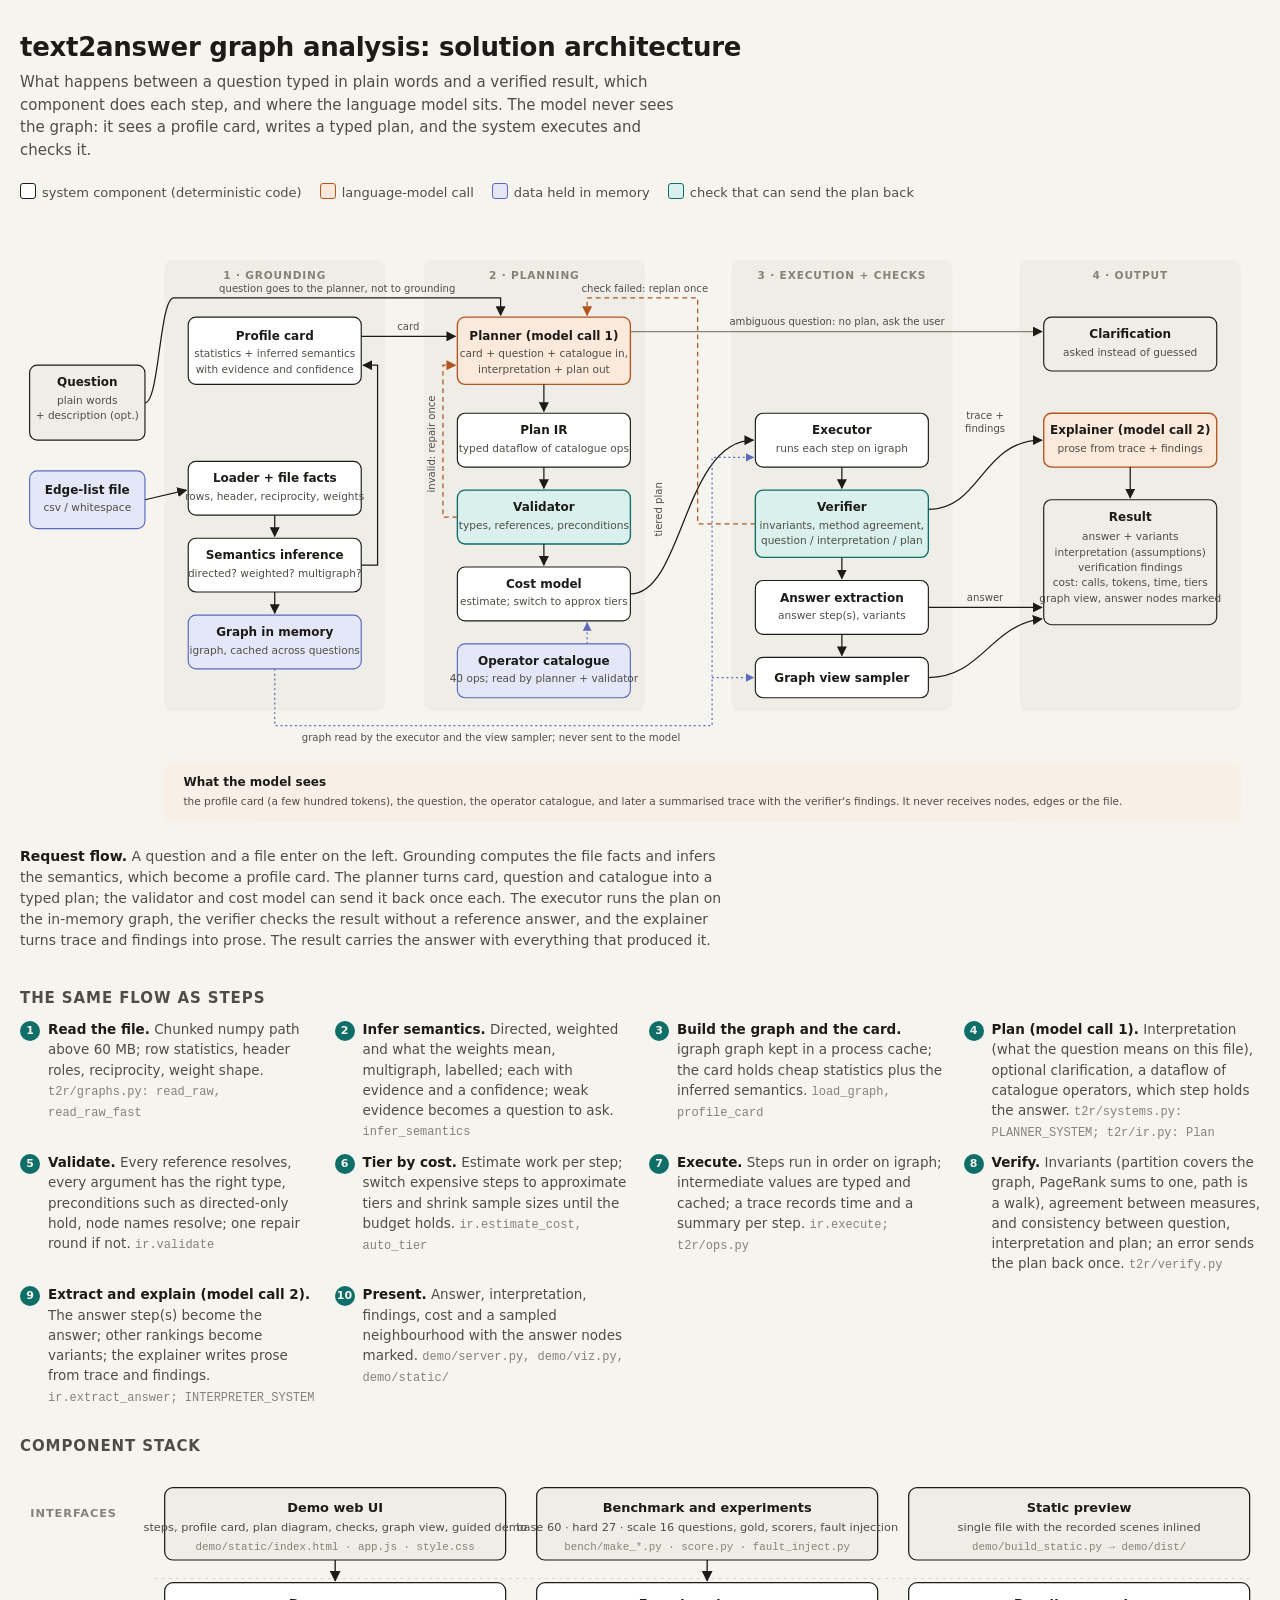
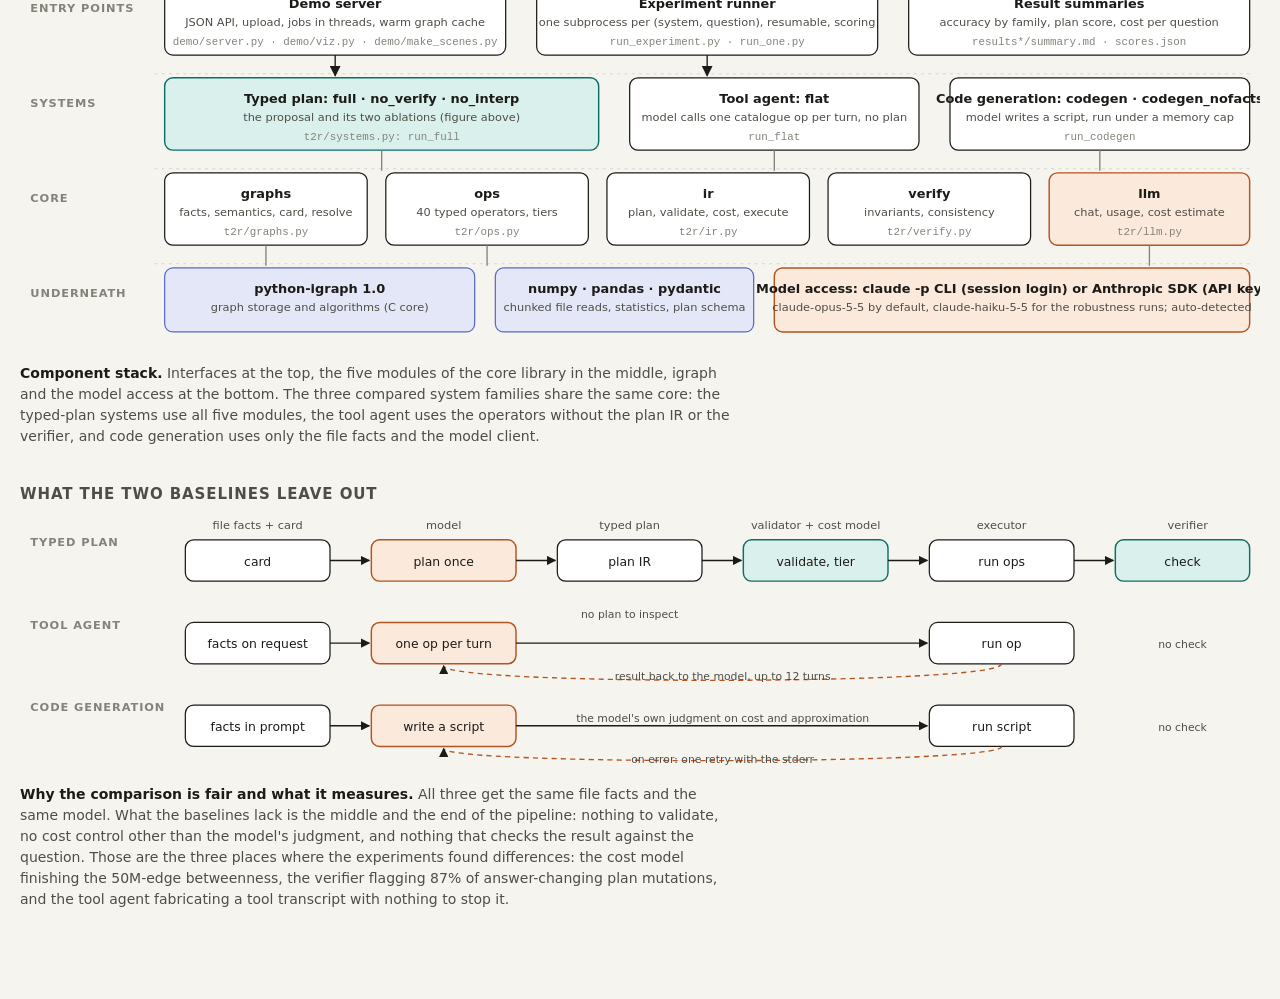
<file: docs/architecture-diagram.html>
<!doctype html>
<html lang="en">
<head>
<meta charset="utf-8">
<meta name="viewport" content="width=device-width, initial-scale=1, viewport-fit=cover">
<title>text2answer architecture</title>
<meta name="claude:viewport-fit-sides" content="cover">
<style>
  /* layout: one column of figures, each a full-width SVG with a caption; prose kept to captions and a short legend */
  :root { --bg: #f5f4ef; --fg: #1c1b18; --fg-2: #4f4d46; --muted: #85827a; --line: #d9d6cc; --panel: #ffffff; --panel-2: #eeede6;
          --accent: #0f6e68; --accent-2: #d9f0ec; --model: #b4541f; --model-2: #fbe9dc; --store: #5b6abf; --store-2: #e4e7f7;
          --sans: "IBM Plex Sans", ui-sans-serif, system-ui, -apple-system, "Segoe UI", Roboto, sans-serif; --mono: "IBM Plex Mono", ui-monospace, Menlo, Consolas, monospace; }
  @media (prefers-color-scheme: dark) { :root:not([data-theme="light"]) { color-scheme: dark; --bg: #15171a; --fg: #ecebe6; --fg-2: #c3c1b9; --muted: #8b8980; --line: #363b42; --panel: #1d2024; --panel-2: #262a30;
          --accent: #58b9b0; --accent-2: #173532; --model: #f0a06a; --model-2: #3a2616; --store: #9aa6f0; --store-2: #23283d; } }
  :root[data-theme="dark"] { color-scheme: dark; --bg: #15171a; --fg: #ecebe6; --fg-2: #c3c1b9; --muted: #8b8980; --line: #363b42; --panel: #1d2024; --panel-2: #262a30;
          --accent: #58b9b0; --accent-2: #173532; --model: #f0a06a; --model-2: #3a2616; --store: #9aa6f0; --store-2: #23283d; }
  html, body { margin: 0; background: var(--bg); color: var(--fg); font-family: var(--sans); font-size: 15px; line-height: 1.5; }
  main { max-width: 1240px; margin: 0 auto; padding-block: 28px 56px; padding-left: max(16px, env(safe-area-inset-left, 0px)); padding-right: max(16px, env(safe-area-inset-right, 0px)); }
  h1 { font-size: 26px; letter-spacing: -.01em; margin: 0 0 4px; text-wrap: balance; }
  .lede { color: var(--fg-2); max-width: 70ch; margin: 0 0 22px; }
  figure { margin: 0 0 36px; }
  figure svg { width: 100%; height: auto; display: block; max-width: 100%; }
  figcaption { color: var(--fg-2); font-size: 14px; margin-top: 10px; max-width: 80ch; }
  figcaption b { color: var(--fg); }
  h2 { font-size: 15px; text-transform: uppercase; letter-spacing: .06em; color: var(--fg-2); margin: 28px 0 10px; }
  .legend { display: flex; flex-wrap: wrap; gap: 8px 18px; font-size: 13px; color: var(--fg-2); margin: 0 0 18px; }
  .legend i { display: inline-block; width: 14px; height: 14px; border-radius: 3px; vertical-align: -2px; margin-right: 6px; border: 1.5px solid; }
  .legend .sys { background: var(--panel); border-color: var(--fg); } .legend .mdl { background: var(--model-2); border-color: var(--model); } .legend .sto { background: var(--store-2); border-color: var(--store); }
  .legend .chk { background: var(--accent-2); border-color: var(--accent); }
  /* svg text and shapes take the page colours so both themes read */
  svg text { font-family: var(--sans); fill: var(--fg); font-size: 12px; }
  svg .t { font-weight: 600; font-size: 12.5px; } svg .s { fill: var(--fg-2); font-size: 11px; } svg .m { font-family: var(--mono); font-size: 10.5px; fill: var(--muted); }
  svg .lab { fill: var(--fg-2); font-size: 10.5px; } svg .hd { font-size: 11px; font-weight: 700; letter-spacing: .08em; fill: var(--muted); }
  svg .box { fill: var(--panel); stroke: var(--fg); stroke-width: 1.2; } svg .mdl { fill: var(--model-2); stroke: var(--model); stroke-width: 1.4; }
  svg .sto { fill: var(--store-2); stroke: var(--store); stroke-width: 1.2; } svg .chk { fill: var(--accent-2); stroke: var(--accent); stroke-width: 1.4; }
  svg .out { fill: var(--panel-2); stroke: var(--fg); stroke-width: 1.2; }
  svg .band { fill: var(--panel-2); stroke: none; } svg .band-m { fill: var(--model-2); fill-opacity: .45; stroke: none; }
  svg .e { stroke: var(--fg); stroke-width: 1.3; fill: none; } svg .e.loop { stroke: var(--model); stroke-dasharray: 5 4; }
  svg .e.data { stroke: var(--store); stroke-dasharray: 2 3; } svg .e.thin { stroke: var(--muted); }
  svg .sep { stroke: var(--line); stroke-width: 1; stroke-dasharray: 3 4; }
  .steps { counter-reset: s; display: grid; grid-template-columns: repeat(auto-fit, minmax(260px, 1fr)); gap: 10px 18px; padding: 0; margin: 0 0 8px; list-style: none; }
  .steps li { font-size: 13.5px; color: var(--fg-2); padding-left: 28px; position: relative; min-width: 0; }
  .steps li::before { counter-increment: s; content: counter(s); position: absolute; left: 0; top: 2px; width: 20px; height: 20px; border-radius: 50%; background: var(--accent); color: var(--bg); font-size: 11px; font-weight: 700; display: grid; place-items: center; }
  .steps b { color: var(--fg); } .steps code { font-family: var(--mono); font-size: 12px; color: var(--muted); }
</style>
</head>
<body>
<main>
<h1>text2answer graph analysis: solution architecture</h1>
<p class="lede">What happens between a question typed in plain words and a verified result, which component does each step, and where the language model sits. The model never sees the graph: it sees a profile card, writes a typed plan, and the system executes and checks it.</p>

<div class="legend"><span><i class="sys"></i>system component (deterministic code)</span><span><i class="mdl"></i>language-model call</span><span><i class="sto"></i>data held in memory</span><span><i class="chk"></i>check that can send the plan back</span></div>

<figure>
<svg viewBox="0 0 1290 640" role="img" aria-label="Request flow from question and file through grounding, planning, execution, verification and explanation to the result, with the language model confined to two calls that see only the profile card, the plan and summaries">
  <defs>
    <marker id="a" viewBox="0 0 10 10" refX="9" refY="5" markerWidth="8" markerHeight="8" orient="auto-start-reverse"><path d="M0 0L10 5L0 10z" fill="currentColor"/></marker>
    <marker id="am" viewBox="0 0 10 10" refX="9" refY="5" markerWidth="8" markerHeight="8" orient="auto-start-reverse"><path d="M0 0L10 5L0 10z" fill="var(--model)"/></marker>
    <marker id="as" viewBox="0 0 10 10" refX="9" refY="5" markerWidth="7" markerHeight="7" orient="auto-start-reverse"><path d="M0 0L10 5L0 10z" fill="var(--store)"/></marker>
  </defs>

  <!-- stage bands -->
  <rect class="band" x="150" y="40" width="230" height="470" rx="10"/>
  <rect class="band" x="420" y="40" width="230" height="470" rx="10"/>
  <rect class="band" x="740" y="40" width="230" height="470" rx="10"/>
  <rect class="band" x="1040" y="40" width="230" height="470" rx="10"/>
  <text class="hd" x="265" y="60" text-anchor="middle">1 · GROUNDING</text>
  <text class="hd" x="535" y="60" text-anchor="middle">2 · PLANNING</text>
  <text class="hd" x="855" y="60" text-anchor="middle">3 · EXECUTION + CHECKS</text>
  <text class="hd" x="1155" y="60" text-anchor="middle">4 · OUTPUT</text>

  <!-- input -->
  <rect class="out" x="10" y="150" width="120" height="78" rx="8"/>
  <text class="t" x="70" y="172" text-anchor="middle">Question</text>
  <text class="s" x="70" y="190" text-anchor="middle">plain words</text>
  <text class="s" x="70" y="206" text-anchor="middle">+ description (opt.)</text>
  <rect class="sto" x="10" y="260" width="120" height="60" rx="8"/>
  <text class="t" x="70" y="284" text-anchor="middle">Edge-list file</text>
  <text class="s" x="70" y="302" text-anchor="middle">csv / whitespace</text>

  <!-- grounding -->
  <rect class="box" x="175" y="100" width="180" height="70" rx="8"/>
  <text class="t" x="265" y="124" text-anchor="middle">Profile card</text>
  <text class="s" x="265" y="142" text-anchor="middle">statistics + inferred semantics</text>
  <text class="s" x="265" y="158" text-anchor="middle">with evidence and confidence</text>
  <rect class="box" x="175" y="250" width="180" height="56" rx="8"/>
  <text class="t" x="265" y="272" text-anchor="middle">Loader + file facts</text>
  <text class="s" x="265" y="290" text-anchor="middle">rows, header, reciprocity, weights</text>
  <rect class="box" x="175" y="330" width="180" height="56" rx="8"/>
  <text class="t" x="265" y="352" text-anchor="middle">Semantics inference</text>
  <text class="s" x="265" y="370" text-anchor="middle">directed? weighted? multigraph?</text>
  <rect class="sto" x="175" y="410" width="180" height="56" rx="8"/>
  <text class="t" x="265" y="432" text-anchor="middle">Graph in memory</text>
  <text class="s" x="265" y="450" text-anchor="middle">igraph, cached across questions</text>

  <!-- planning -->
  <rect class="mdl" x="455" y="100" width="180" height="70" rx="8"/>
  <text class="t" x="545" y="124" text-anchor="middle">Planner (model call 1)</text>
  <text class="s" x="545" y="142" text-anchor="middle">card + question + catalogue in,</text>
  <text class="s" x="545" y="158" text-anchor="middle">interpretation + plan out</text>
  <rect class="box" x="455" y="200" width="180" height="56" rx="8"/>
  <text class="t" x="545" y="222" text-anchor="middle">Plan IR</text>
  <text class="s" x="545" y="240" text-anchor="middle">typed dataflow of catalogue ops</text>
  <rect class="chk" x="455" y="280" width="180" height="56" rx="8"/>
  <text class="t" x="545" y="302" text-anchor="middle">Validator</text>
  <text class="s" x="545" y="320" text-anchor="middle">types, references, preconditions</text>
  <rect class="box" x="455" y="360" width="180" height="56" rx="8"/>
  <text class="t" x="545" y="382" text-anchor="middle">Cost model</text>
  <text class="s" x="545" y="400" text-anchor="middle">estimate; switch to approx tiers</text>
  <rect class="sto" x="455" y="440" width="180" height="56" rx="8"/>
  <text class="t" x="545" y="462" text-anchor="middle">Operator catalogue</text>
  <text class="s" x="545" y="480" text-anchor="middle">40 ops; read by planner + validator</text>

  <!-- execution -->
  <rect class="box" x="765" y="200" width="180" height="56" rx="8"/>
  <text class="t" x="855" y="222" text-anchor="middle">Executor</text>
  <text class="s" x="855" y="240" text-anchor="middle">runs each step on igraph</text>
  <rect class="chk" x="765" y="280" width="180" height="70" rx="8"/>
  <text class="t" x="855" y="302" text-anchor="middle">Verifier</text>
  <text class="s" x="855" y="320" text-anchor="middle">invariants, method agreement,</text>
  <text class="s" x="855" y="336" text-anchor="middle">question / interpretation / plan</text>
  <rect class="box" x="765" y="374" width="180" height="56" rx="8"/>
  <text class="t" x="855" y="396" text-anchor="middle">Answer extraction</text>
  <text class="s" x="855" y="414" text-anchor="middle">answer step(s), variants</text>
  <rect class="box" x="765" y="454" width="180" height="42" rx="8"/>
  <text class="t" x="855" y="480" text-anchor="middle">Graph view sampler</text>

  <!-- output -->
  <rect class="out" x="1065" y="100" width="180" height="56" rx="8"/>
  <text class="t" x="1155" y="122" text-anchor="middle">Clarification</text>
  <text class="s" x="1155" y="140" text-anchor="middle">asked instead of guessed</text>
  <rect class="mdl" x="1065" y="200" width="180" height="56" rx="8"/>
  <text class="t" x="1155" y="222" text-anchor="middle">Explainer (model call 2)</text>
  <text class="s" x="1155" y="240" text-anchor="middle">prose from trace + findings</text>
  <rect class="out" x="1065" y="290" width="180" height="130" rx="8"/>
  <text class="t" x="1155" y="312" text-anchor="middle">Result</text>
  <text class="s" x="1155" y="332" text-anchor="middle">answer + variants</text>
  <text class="s" x="1155" y="348" text-anchor="middle">interpretation (assumptions)</text>
  <text class="s" x="1155" y="364" text-anchor="middle">verification findings</text>
  <text class="s" x="1155" y="380" text-anchor="middle">cost: calls, tokens, time, tiers</text>
  <text class="s" x="1155" y="396" text-anchor="middle">graph view, answer nodes marked</text>

  <!-- input edges -->
  <path class="e" marker-end="url(#a)" d="M130 290 L173 280"/>
  <path class="e" marker-end="url(#a)" d="M130 189 C145 189, 145 80, 160 80 L500 80 L500 98"/>
  <text class="lab" x="330" y="74" text-anchor="middle">question goes to the planner, not to grounding</text>
  <!-- grounding chain -->
  <path class="e" marker-end="url(#a)" d="M265 306 L265 328"/>
  <path class="e" marker-end="url(#a)" d="M265 386 L265 408"/>
  <path class="e" marker-end="url(#a)" d="M355 358 L372 358 L372 150 L357 150"/>
  <path class="e" marker-end="url(#a)" d="M355 120 L453 120"/>
  <text class="lab" x="404" y="113" text-anchor="middle">card</text>
  <!-- planning chain -->
  <path class="e" marker-end="url(#a)" d="M545 170 L545 198"/>
  <path class="e" marker-end="url(#a)" d="M545 256 L545 278"/>
  <path class="e" marker-end="url(#a)" d="M545 336 L545 358"/>
  <path class="e data" marker-end="url(#as)" d="M590 440 L590 418"/>
  <!-- repair loop (validator back to planner) -->
  <path class="e loop" marker-end="url(#am)" d="M455 308 L440 308 L440 150 L453 150"/>
  <text class="lab" x="432" y="232" text-anchor="middle" transform="rotate(-90 432 232)">invalid: repair once</text>
  <!-- cost model to executor -->
  <path class="e" marker-end="url(#a)" d="M635 388 C690 388, 690 228, 763 228"/>
  <text class="lab" x="668" y="300" text-anchor="middle" transform="rotate(-90 668 300)">tiered plan</text>
  <!-- replan loop (verifier back to planner) -->
  <path class="e loop" marker-end="url(#am)" d="M765 315 L705 315 L705 80 L590 80 L590 98"/>
  <text class="lab" x="650" y="74" text-anchor="middle">check failed: replan once</text>
  <!-- clarification exit -->
  <path class="e thin" marker-end="url(#a)" d="M635 115 L1063 115"/>
  <text class="lab" x="850" y="108" text-anchor="middle">ambiguous question: no plan, ask the user</text>
  <!-- graph store to executor and sampler -->
  <path class="e data" marker-end="url(#as)" d="M265 466 L265 525 L720 525 L720 246 L763 246"/>
  <path class="e data" marker-end="url(#as)" d="M720 475 L763 475"/>
  <text class="lab" x="490" y="541" text-anchor="middle">graph read by the executor and the view sampler; never sent to the model</text>
  <!-- execution chain -->
  <path class="e" marker-end="url(#a)" d="M855 256 L855 278"/>
  <path class="e" marker-end="url(#a)" d="M855 350 L855 372"/>
  <path class="e" marker-end="url(#a)" d="M855 430 L855 452"/>
  <!-- to output -->
  <path class="e" marker-end="url(#a)" d="M945 300 C1000 300, 1000 228, 1063 228"/>
  <text class="lab" x="1004" y="206" text-anchor="middle">trace +</text>
  <text class="lab" x="1004" y="219" text-anchor="middle">findings</text>
  <path class="e" marker-end="url(#a)" d="M1155 256 L1155 288"/>
  <path class="e" marker-end="url(#a)" d="M945 402 L1063 402"/>
  <text class="lab" x="1004" y="395" text-anchor="middle">answer</text>
  <path class="e" marker-end="url(#a)" d="M945 475 C1000 475, 1010 420, 1063 414"/>

  <!-- model boundary note -->
  <rect class="band-m" x="150" y="565" width="1120" height="60" rx="8"/>
  <text class="t" x="170" y="588">What the model sees</text>
  <text class="s" x="170" y="608">the profile card (a few hundred tokens), the question, the operator catalogue, and later a summarised trace with the verifier's findings. It never receives nodes, edges or the file.</text>
</svg>
<figcaption><b>Request flow.</b> A question and a file enter on the left. Grounding computes the file facts and infers the semantics, which become a profile card. The planner turns card, question and catalogue into a typed plan; the validator and cost model can send it back once each. The executor runs the plan on the in-memory graph, the verifier checks the result without a reference answer, and the explainer turns trace and findings into prose. The result carries the answer with everything that produced it.</figcaption>
</figure>

<h2>The same flow as steps</h2>
<ol class="steps">
  <li><b>Read the file.</b> Chunked numpy path above 60 MB; row statistics, header roles, reciprocity, weight shape. <code>t2r/graphs.py: read_raw, read_raw_fast</code></li>
  <li><b>Infer semantics.</b> Directed, weighted and what the weights mean, multigraph, labelled; each with evidence and a confidence; weak evidence becomes a question to ask. <code>infer_semantics</code></li>
  <li><b>Build the graph and the card.</b> igraph graph kept in a process cache; the card holds cheap statistics plus the inferred semantics. <code>load_graph, profile_card</code></li>
  <li><b>Plan (model call 1).</b> Interpretation (what the question means on this file), optional clarification, a dataflow of catalogue operators, which step holds the answer. <code>t2r/systems.py: PLANNER_SYSTEM; t2r/ir.py: Plan</code></li>
  <li><b>Validate.</b> Every reference resolves, every argument has the right type, preconditions such as directed-only hold, node names resolve; one repair round if not. <code>ir.validate</code></li>
  <li><b>Tier by cost.</b> Estimate work per step; switch expensive steps to approximate tiers and shrink sample sizes until the budget holds. <code>ir.estimate_cost, auto_tier</code></li>
  <li><b>Execute.</b> Steps run in order on igraph; intermediate values are typed and cached; a trace records time and a summary per step. <code>ir.execute; t2r/ops.py</code></li>
  <li><b>Verify.</b> Invariants (partition covers the graph, PageRank sums to one, path is a walk), agreement between measures, and consistency between question, interpretation and plan; an error sends the plan back once. <code>t2r/verify.py</code></li>
  <li><b>Extract and explain (model call 2).</b> The answer step(s) become the answer; other rankings become variants; the explainer writes prose from trace and findings. <code>ir.extract_answer; INTERPRETER_SYSTEM</code></li>
  <li><b>Present.</b> Answer, interpretation, findings, cost and a sampled neighbourhood with the answer nodes marked. <code>demo/server.py, demo/viz.py, demo/static/</code></li>
</ol>

<h2>Component stack</h2>
<figure>
<svg viewBox="0 0 1200 470" role="img" aria-label="Component stack in five layers: interfaces, entry points, the six compared systems, the core library, and the libraries and model access underneath, with repository file names">
  <defs><marker id="b" viewBox="0 0 10 10" refX="9" refY="5" markerWidth="8" markerHeight="8" orient="auto-start-reverse"><path d="M0 0L10 5L0 10z" fill="currentColor"/></marker></defs>
  <!-- layer labels -->
  <text class="hd" x="10" y="48">INTERFACES</text>
  <text class="hd" x="10" y="140">ENTRY POINTS</text>
  <text class="hd" x="10" y="232">SYSTEMS</text>
  <text class="hd" x="10" y="324">CORE</text>
  <text class="hd" x="10" y="416">UNDERNEATH</text>
  <line class="sep" x1="130" y1="108" x2="1190" y2="108"/>
  <line class="sep" x1="130" y1="200" x2="1190" y2="200"/>
  <line class="sep" x1="130" y1="292" x2="1190" y2="292"/>
  <line class="sep" x1="130" y1="384" x2="1190" y2="384"/>

  <!-- interfaces -->
  <rect class="out" x="140" y="20" width="330" height="70" rx="8"/>
  <text class="t" x="305" y="44" text-anchor="middle">Demo web UI</text>
  <text class="s" x="305" y="62" text-anchor="middle">steps, profile card, plan diagram, checks, graph view, guided demo</text>
  <text class="m" x="305" y="80" text-anchor="middle">demo/static/index.html · app.js · style.css</text>
  <rect class="out" x="500" y="20" width="330" height="70" rx="8"/>
  <text class="t" x="665" y="44" text-anchor="middle">Benchmark and experiments</text>
  <text class="s" x="665" y="62" text-anchor="middle">base 60 · hard 27 · scale 16 questions, gold, scorers, fault injection</text>
  <text class="m" x="665" y="80" text-anchor="middle">bench/make_*.py · score.py · fault_inject.py</text>
  <rect class="out" x="860" y="20" width="330" height="70" rx="8"/>
  <text class="t" x="1025" y="44" text-anchor="middle">Static preview</text>
  <text class="s" x="1025" y="62" text-anchor="middle">single file with the recorded scenes inlined</text>
  <text class="m" x="1025" y="80" text-anchor="middle">demo/build_static.py → demo/dist/</text>

  <!-- entry points -->
  <rect class="box" x="140" y="112" width="330" height="70" rx="8"/>
  <text class="t" x="305" y="136" text-anchor="middle">Demo server</text>
  <text class="s" x="305" y="154" text-anchor="middle">JSON API, upload, jobs in threads, warm graph cache</text>
  <text class="m" x="305" y="172" text-anchor="middle">demo/server.py · demo/viz.py · demo/make_scenes.py</text>
  <rect class="box" x="500" y="112" width="330" height="70" rx="8"/>
  <text class="t" x="665" y="136" text-anchor="middle">Experiment runner</text>
  <text class="s" x="665" y="154" text-anchor="middle">one subprocess per (system, question), resumable, scoring</text>
  <text class="m" x="665" y="172" text-anchor="middle">run_experiment.py · run_one.py</text>
  <rect class="box" x="860" y="112" width="330" height="70" rx="8"/>
  <text class="t" x="1025" y="136" text-anchor="middle">Result summaries</text>
  <text class="s" x="1025" y="154" text-anchor="middle">accuracy by family, plan score, cost per question</text>
  <text class="m" x="1025" y="172" text-anchor="middle">results*/summary.md · scores.json</text>

  <!-- systems -->
  <rect class="chk" x="140" y="204" width="420" height="70" rx="8"/>
  <text class="t" x="350" y="228" text-anchor="middle">Typed plan: full · no_verify · no_interp</text>
  <text class="s" x="350" y="246" text-anchor="middle">the proposal and its two ablations (figure above)</text>
  <text class="m" x="350" y="264" text-anchor="middle">t2r/systems.py: run_full</text>
  <rect class="box" x="590" y="204" width="280" height="70" rx="8"/>
  <text class="t" x="730" y="228" text-anchor="middle">Tool agent: flat</text>
  <text class="s" x="730" y="246" text-anchor="middle">model calls one catalogue op per turn, no plan</text>
  <text class="m" x="730" y="264" text-anchor="middle">run_flat</text>
  <rect class="box" x="900" y="204" width="290" height="70" rx="8"/>
  <text class="t" x="1045" y="228" text-anchor="middle">Code generation: codegen · codegen_nofacts</text>
  <text class="s" x="1045" y="246" text-anchor="middle">model writes a script, run under a memory cap</text>
  <text class="m" x="1045" y="264" text-anchor="middle">run_codegen</text>

  <!-- core -->
  <rect class="box" x="140" y="296" width="196" height="70" rx="8"/>
  <text class="t" x="238" y="320" text-anchor="middle">graphs</text>
  <text class="s" x="238" y="338" text-anchor="middle">facts, semantics, card, resolve</text>
  <text class="m" x="238" y="356" text-anchor="middle">t2r/graphs.py</text>
  <rect class="box" x="354" y="296" width="196" height="70" rx="8"/>
  <text class="t" x="452" y="320" text-anchor="middle">ops</text>
  <text class="s" x="452" y="338" text-anchor="middle">40 typed operators, tiers</text>
  <text class="m" x="452" y="356" text-anchor="middle">t2r/ops.py</text>
  <rect class="box" x="568" y="296" width="196" height="70" rx="8"/>
  <text class="t" x="666" y="320" text-anchor="middle">ir</text>
  <text class="s" x="666" y="338" text-anchor="middle">plan, validate, cost, execute</text>
  <text class="m" x="666" y="356" text-anchor="middle">t2r/ir.py</text>
  <rect class="box" x="782" y="296" width="196" height="70" rx="8"/>
  <text class="t" x="880" y="320" text-anchor="middle">verify</text>
  <text class="s" x="880" y="338" text-anchor="middle">invariants, consistency</text>
  <text class="m" x="880" y="356" text-anchor="middle">t2r/verify.py</text>
  <rect class="mdl" x="996" y="296" width="194" height="70" rx="8"/>
  <text class="t" x="1093" y="320" text-anchor="middle">llm</text>
  <text class="s" x="1093" y="338" text-anchor="middle">chat, usage, cost estimate</text>
  <text class="m" x="1093" y="356" text-anchor="middle">t2r/llm.py</text>

  <!-- underneath -->
  <rect class="sto" x="140" y="388" width="300" height="62" rx="8"/>
  <text class="t" x="290" y="412" text-anchor="middle">python-igraph 1.0</text>
  <text class="s" x="290" y="430" text-anchor="middle">graph storage and algorithms (C core)</text>
  <rect class="sto" x="460" y="388" width="250" height="62" rx="8"/>
  <text class="t" x="585" y="412" text-anchor="middle">numpy · pandas · pydantic</text>
  <text class="s" x="585" y="430" text-anchor="middle">chunked file reads, statistics, plan schema</text>
  <rect class="mdl" x="730" y="388" width="460" height="62" rx="8"/>
  <text class="t" x="960" y="412" text-anchor="middle">Model access: claude -p CLI (session login) or Anthropic SDK (API key)</text>
  <text class="s" x="960" y="430" text-anchor="middle">claude-opus-5-5 by default, claude-haiku-5-5 for the robustness runs; auto-detected</text>

  <!-- a few edges that carry the dependency story -->
  <path class="e" marker-end="url(#b)" d="M305 90 L305 110"/>
  <path class="e" marker-end="url(#b)" d="M665 90 L665 110"/>
  <path class="e" marker-end="url(#b)" d="M305 182 L305 202"/>
  <path class="e" marker-end="url(#b)" d="M665 182 L665 202"/>
  <path class="e thin" d="M350 274 L350 294"/><path class="e thin" d="M730 274 L730 294"/><path class="e thin" d="M1045 274 L1045 294"/>
  <path class="e thin" d="M238 366 L238 386"/><path class="e thin" d="M452 366 L452 386"/><path class="e thin" d="M1093 366 L1093 386"/>
</svg>
<figcaption><b>Component stack.</b> Interfaces at the top, the five modules of the core library in the middle, igraph and the model access at the bottom. The three compared system families share the same core: the typed-plan systems use all five modules, the tool agent uses the operators without the plan IR or the verifier, and code generation uses only the file facts and the model client.</figcaption>
</figure>

<h2>What the two baselines leave out</h2>
<figure>
<svg viewBox="0 0 1200 250" role="img" aria-label="Three rows comparing the typed plan, the tool agent and code generation by which stages each has: profile card, typed plan, validator, cost model, executor, verifier">
  <defs><marker id="c" viewBox="0 0 10 10" refX="9" refY="5" markerWidth="7" markerHeight="7" orient="auto-start-reverse"><path d="M0 0L10 5L0 10z" fill="currentColor"/></marker></defs>
  <text class="hd" x="10" y="30">TYPED PLAN</text>
  <text class="hd" x="10" y="110">TOOL AGENT</text>
  <text class="hd" x="10" y="190">CODE GENERATION</text>
  <!-- column heads -->
  <text class="s" x="230" y="14" text-anchor="middle">file facts + card</text>
  <text class="s" x="410" y="14" text-anchor="middle">model</text>
  <text class="s" x="590" y="14" text-anchor="middle">typed plan</text>
  <text class="s" x="770" y="14" text-anchor="middle">validator + cost model</text>
  <text class="s" x="950" y="14" text-anchor="middle">executor</text>
  <text class="s" x="1130" y="14" text-anchor="middle">verifier</text>
  <!-- row 1 -->
  <rect class="box" x="160" y="24" width="140" height="40" rx="8"/><text x="230" y="49" text-anchor="middle">card</text>
  <rect class="mdl" x="340" y="24" width="140" height="40" rx="8"/><text x="410" y="49" text-anchor="middle">plan once</text>
  <rect class="box" x="520" y="24" width="140" height="40" rx="8"/><text x="590" y="49" text-anchor="middle">plan IR</text>
  <rect class="chk" x="700" y="24" width="140" height="40" rx="8"/><text x="770" y="49" text-anchor="middle">validate, tier</text>
  <rect class="box" x="880" y="24" width="140" height="40" rx="8"/><text x="950" y="49" text-anchor="middle">run ops</text>
  <rect class="chk" x="1060" y="24" width="130" height="40" rx="8"/><text x="1125" y="49" text-anchor="middle">check</text>
  <path class="e" marker-end="url(#c)" d="M300 44 L338 44"/><path class="e" marker-end="url(#c)" d="M480 44 L518 44"/><path class="e" marker-end="url(#c)" d="M660 44 L698 44"/><path class="e" marker-end="url(#c)" d="M840 44 L878 44"/><path class="e" marker-end="url(#c)" d="M1020 44 L1058 44"/>
  <!-- row 2 -->
  <rect class="box" x="160" y="104" width="140" height="40" rx="8"/><text x="230" y="129" text-anchor="middle">facts on request</text>
  <rect class="mdl" x="340" y="104" width="140" height="40" rx="8"/><text x="410" y="129" text-anchor="middle">one op per turn</text>
  <rect class="box" x="880" y="104" width="140" height="40" rx="8"/><text x="950" y="129" text-anchor="middle">run op</text>
  <path class="e" marker-end="url(#c)" d="M300 124 L338 124"/>
  <path class="e" marker-end="url(#c)" d="M480 124 L878 124"/>
  <path class="e loop" marker-end="url(#c)" d="M950 144 C950 165, 410 165, 410 146"/>
  <text class="lab" x="680" y="160" text-anchor="middle">result back to the model, up to 12 turns</text>
  <text class="lab" x="590" y="100" text-anchor="middle">no plan to inspect</text>
  <text class="lab" x="1125" y="129" text-anchor="middle">no check</text>
  <!-- row 3 -->
  <rect class="box" x="160" y="184" width="140" height="40" rx="8"/><text x="230" y="209" text-anchor="middle">facts in prompt</text>
  <rect class="mdl" x="340" y="184" width="140" height="40" rx="8"/><text x="410" y="209" text-anchor="middle">write a script</text>
  <rect class="box" x="880" y="184" width="140" height="40" rx="8"/><text x="950" y="209" text-anchor="middle">run script</text>
  <path class="e" marker-end="url(#c)" d="M300 204 L338 204"/>
  <path class="e" marker-end="url(#c)" d="M480 204 L878 204"/>
  <text class="lab" x="680" y="200" text-anchor="middle">the model's own judgment on cost and approximation</text>
  <path class="e loop" marker-end="url(#c)" d="M950 224 C950 242, 410 242, 410 226"/>
  <text class="lab" x="680" y="240" text-anchor="middle">on error: one retry with the stderr</text>
  <text class="lab" x="1125" y="209" text-anchor="middle">no check</text>
</svg>
<figcaption><b>Why the comparison is fair and what it measures.</b> All three get the same file facts and the same model. What the baselines lack is the middle and the end of the pipeline: nothing to validate, no cost control other than the model's judgment, and nothing that checks the result against the question. Those are the three places where the experiments found differences: the cost model finishing the 50M-edge betweenness, the verifier flagging 87% of answer-changing plan mutations, and the tool agent fabricating a tool transcript with nothing to stop it.</figcaption>
</figure>
</main>
</body>
</html>
</file>
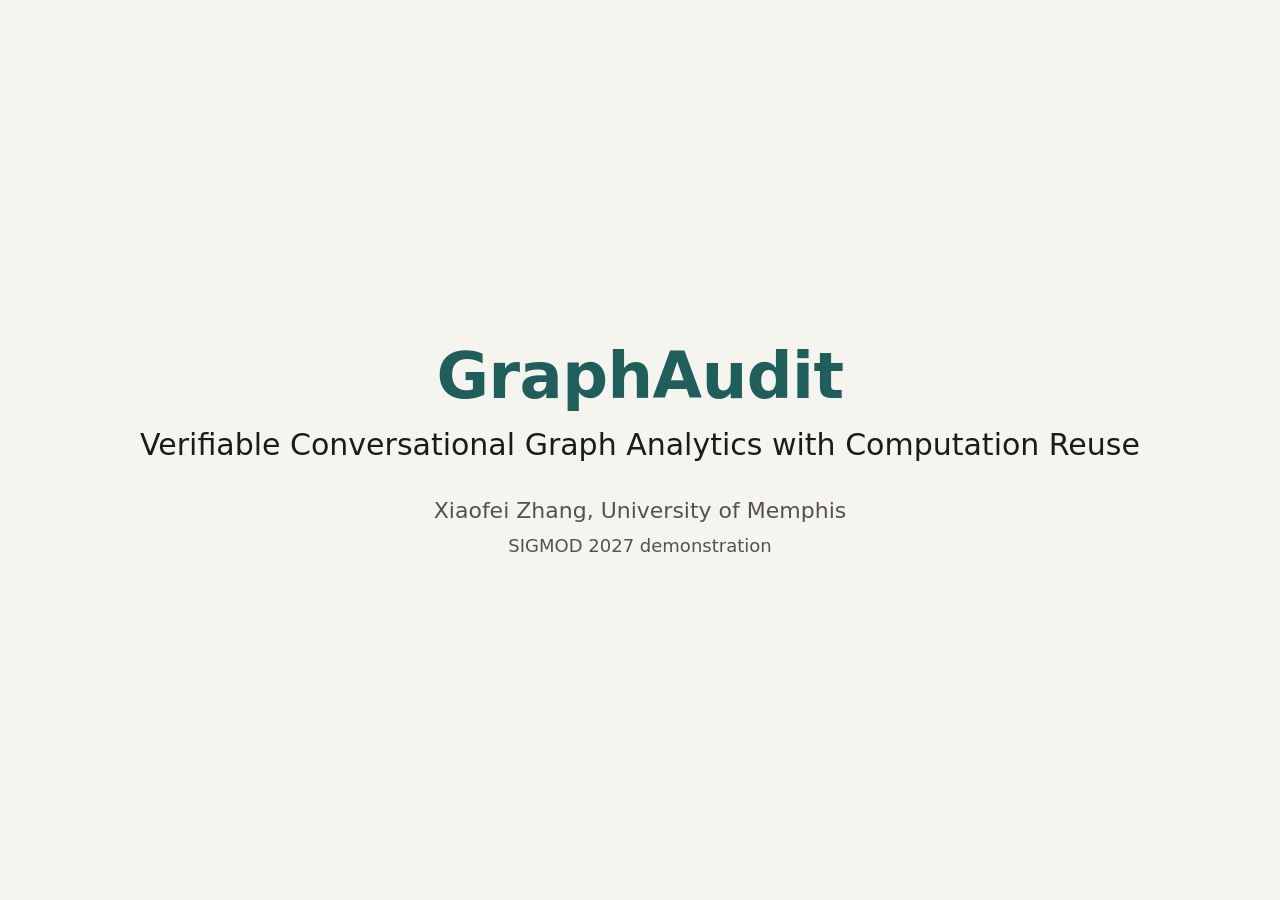
<file: paper/video/cards.html>
<!doctype html>
<!-- Title, architecture and closing cards of the video. cards.html?card=title | arch | end -->
<meta charset="utf-8">
<title>GraphAudit video card</title>
<style>
  html, body { margin: 0; height: 100%; background: #f6f4ee; color: #1c1b18; font-family: "IBM Plex Sans", system-ui, -apple-system, "Helvetica Neue", sans-serif; }
  .card { height: 100%; display: none; flex-direction: column; align-items: center; justify-content: center; text-align: center; padding: 0 90px; box-sizing: border-box; }
  .card.on { display: flex; }
  h1 { font-size: 64px; margin: 0 0 14px; letter-spacing: -0.5px; color: #1f5f5b; }
  h2 { font-size: 30px; font-weight: 500; margin: 0 0 30px; }
  p { font-size: 22px; margin: 6px 0; color: #55524a; }
  img { max-width: 1040px; width: 100%; background: #fff; border: 1px solid #ddd8cb; border-radius: 10px; padding: 22px; box-sizing: border-box; }
  .small { font-size: 18px; }
</style>
<div class="card" id="title">
  <h1>GraphAudit</h1>
  <h2>Verifiable Conversational Graph Analytics with Computation Reuse</h2>
  <p>Xiaofei Zhang, University of Memphis</p>
  <p class="small">SIGMOD 2027 demonstration</p>
</div>
<div class="card" id="arch"><img src="fig1.png" alt="Architecture of GraphAudit"></div>
<div class="card" id="end">
  <h1>GraphAudit</h1>
  <h2>What was assumed, what was reused, and what was not checked<br>is on screen for every answer.</h2>
</div>
<script>
  document.getElementById(new URLSearchParams(location.search).get("card") || "title").classList.add("on");
</script>
</file>
